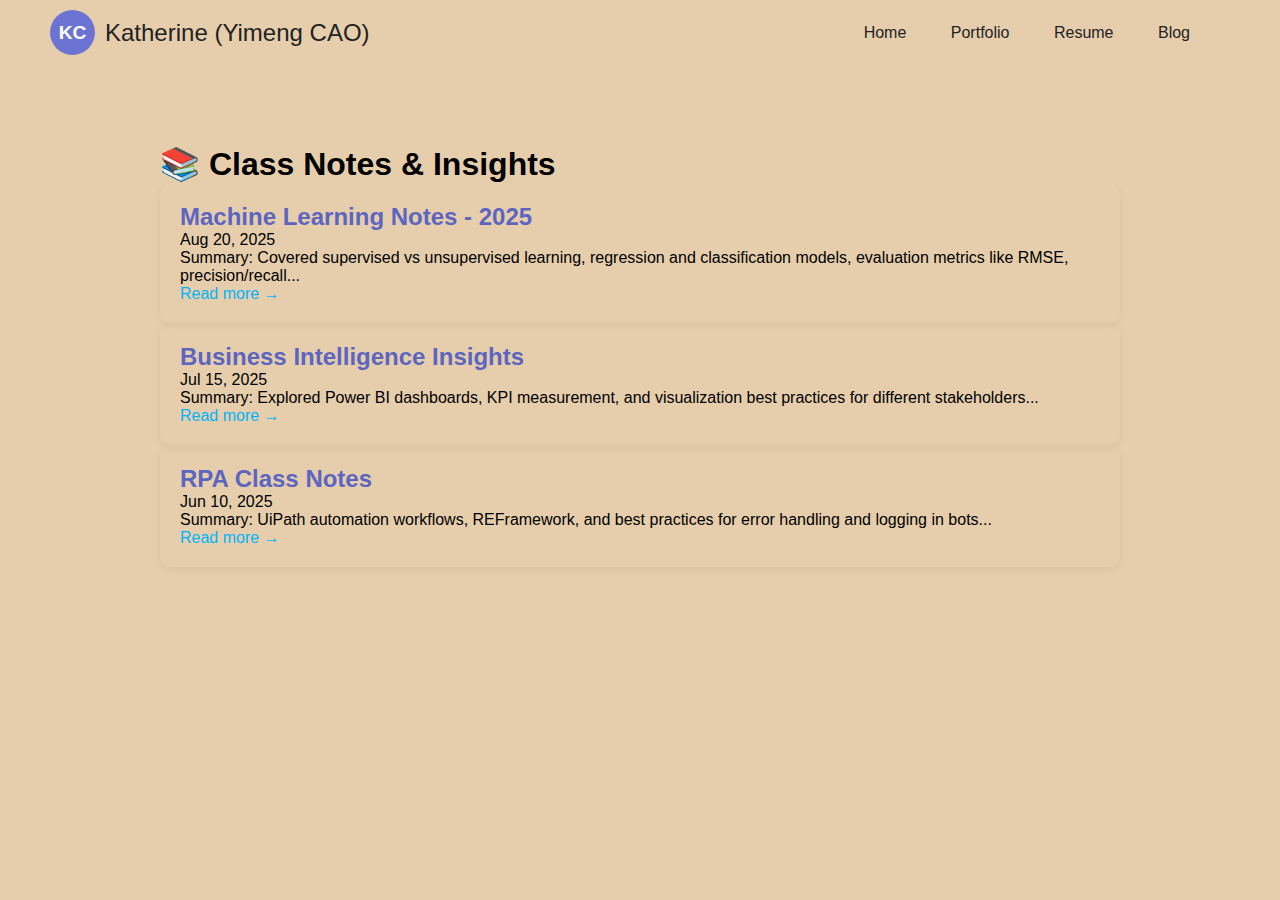
<file: blog.html>
<!DOCTYPE html>
<html lang="en">
<head>
  <meta charset="UTF-8">
  <meta name="viewport" content="width=device-width, initial-scale=1.0">
  <title>Katherine CAO - Blog</title>
  <link rel="stylesheet" href="style.css">
  <link rel="stylesheet" href="https://cdnjs.cloudflare.com/ajax/libs/font-awesome/6.2.1/css/all.min.css">
</head>
<body>
  <header>
    <div class="logo">
      <div class="logo-circle">KC</div>
      <div class="logo-text">Katherine (Yimeng CAO)</div>
    </div>
    <nav>
      <ul class="navlinks">
        <li><a href="index.html">Home</a></li>
        <li><a href="portfolio.html">Portfolio</a></li>
        <li><a href="resume.html">Resume</a></li>
        <li><a href="blog.html" class="active">Blog</a></li>
      </ul>
    </nav>
  </header>

  <main class="blog-container">
    <h1>📚 Class Notes & Insights</h1>

    <section class="blog-section">
      <article class="blog-post">
        <h2>Machine Learning Notes - 2025</h2>
        <p class="blog-date">Aug 20, 2025</p>
        <p>Summary: Covered supervised vs unsupervised learning, regression and classification models, evaluation metrics like RMSE, precision/recall...</p>
        <a href="notes/ml_notes.html" class="read-more">Read more →</a>
      </article>

      <article class="blog-post">
        <h2>Business Intelligence Insights</h2>
        <p class="blog-date">Jul 15, 2025</p>
        <p>Summary: Explored Power BI dashboards, KPI measurement, and visualization best practices for different stakeholders...</p>
        <a href="notes/bi_notes.html" class="read-more">Read more →</a>
      </article>

      <article class="blog-post">
        <h2>RPA Class Notes</h2>
        <p class="blog-date">Jun 10, 2025</p>
        <p>Summary: UiPath automation workflows, REFramework, and best practices for error handling and logging in bots...</p>
        <a href="notes/rpa_notes.html" class="read-more">Read more →</a>
      </article>
    </section>
  </main>
</body>
</html>
</file>
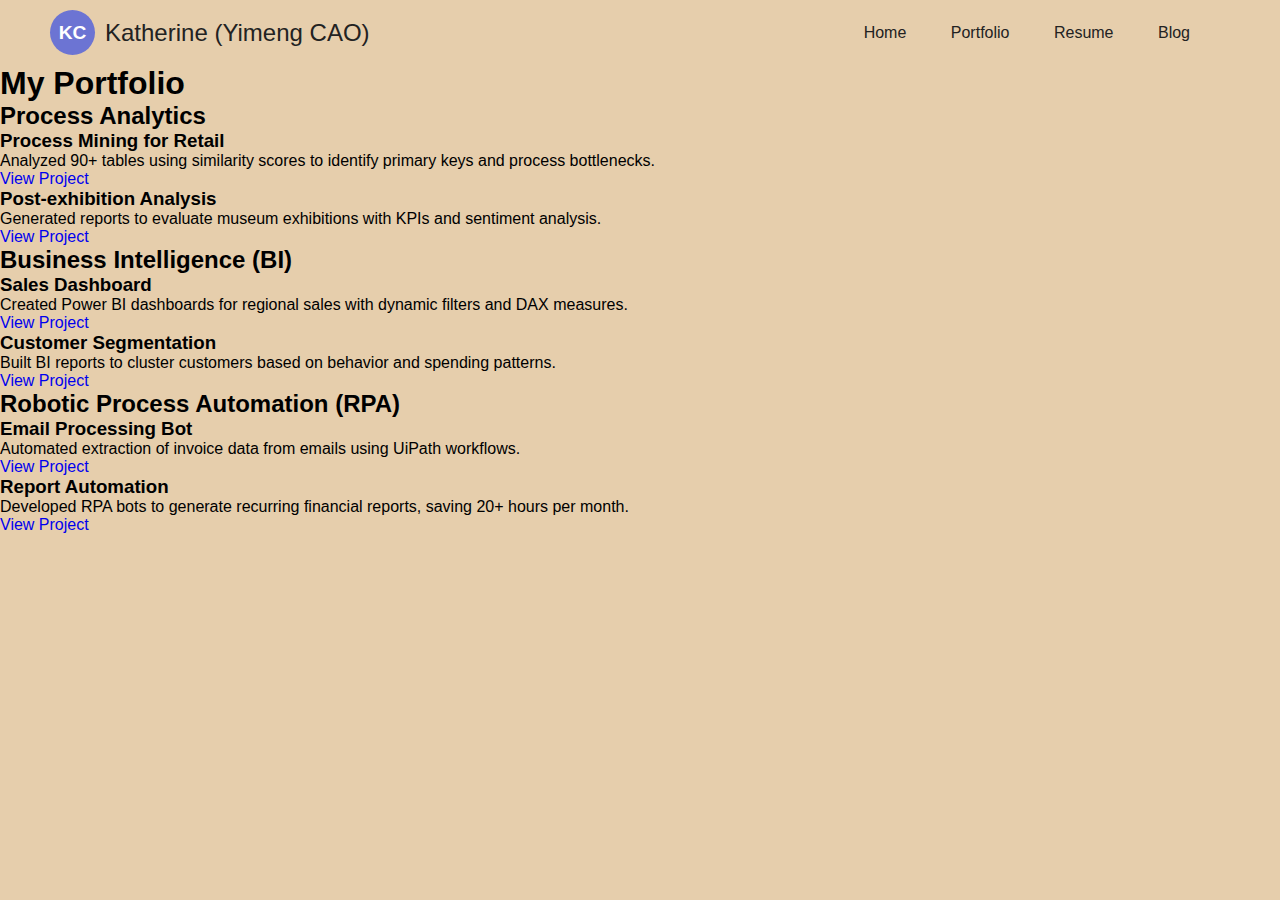
<file: portfolio.html>
<!DOCTYPE html>
<html lang="en">
<head>
  <meta charset="UTF-8">
  <meta name="viewport" content="width=device-width, initial-scale=1.0">
  <title>Katherine's Portfolio</title>
  <link rel="stylesheet" href="style.css">
</head>
<body>
  <header>
    <div class="logo">
      <div class="logo-circle">KC</div>
      <div class="logo-text">Katherine (Yimeng CAO)</div>
    </div>
    <nav>
      <ul class="navlinks">
        <li><a href="index.html">Home</a></li>
        <li><a href="portfolio.html" class="active">Portfolio</a></li>
        <li><a href="resume.html">Resume</a></li>
        <li><a href="blog.html">Blog</a></li>
      </ul>
    </nav>
  </header>

  <main class="portfolio">
    <h1>My Portfolio</h1>

    <!-- Process Analytics -->
    <section class="portfolio-section">
      <h2>Process Analytics</h2>
      <div class="projects-grid">
        <div class="project-card">
          <h3>Process Mining for Retail</h3>
          <p>Analyzed 90+ tables using similarity scores to identify primary keys and process bottlenecks.</p>
          <a href="#">View Project</a>
        </div>
        <div class="project-card">
          <h3>Post-exhibition Analysis</h3>
          <p>Generated reports to evaluate museum exhibitions with KPIs and sentiment analysis.</p>
          <a href="#">View Project</a>
        </div>
      </div>
    </section>

    <!-- BI -->
    <section class="portfolio-section">
      <h2>Business Intelligence (BI)</h2>
      <div class="projects-grid">
        <div class="project-card">
          <h3>Sales Dashboard</h3>
          <p>Created Power BI dashboards for regional sales with dynamic filters and DAX measures.</p>
          <a href="#">View Project</a>
        </div>
        <div class="project-card">
          <h3>Customer Segmentation</h3>
          <p>Built BI reports to cluster customers based on behavior and spending patterns.</p>
          <a href="#">View Project</a>
        </div>
      </div>
    </section>

    <!-- RPA -->
    <section class="portfolio-section">
      <h2>Robotic Process Automation (RPA)</h2>
      <div class="projects-grid">
        <div class="project-card">
          <h3>Email Processing Bot</h3>
          <p>Automated extraction of invoice data from emails using UiPath workflows.</p>
          <a href="#">View Project</a>
        </div>
        <div class="project-card">
          <h3>Report Automation</h3>
          <p>Developed RPA bots to generate recurring financial reports, saving 20+ hours per month.</p>
          <a href="#">View Project</a>
        </div>
      </div>
    </section>
  </main>
</body>
</html>
</file>
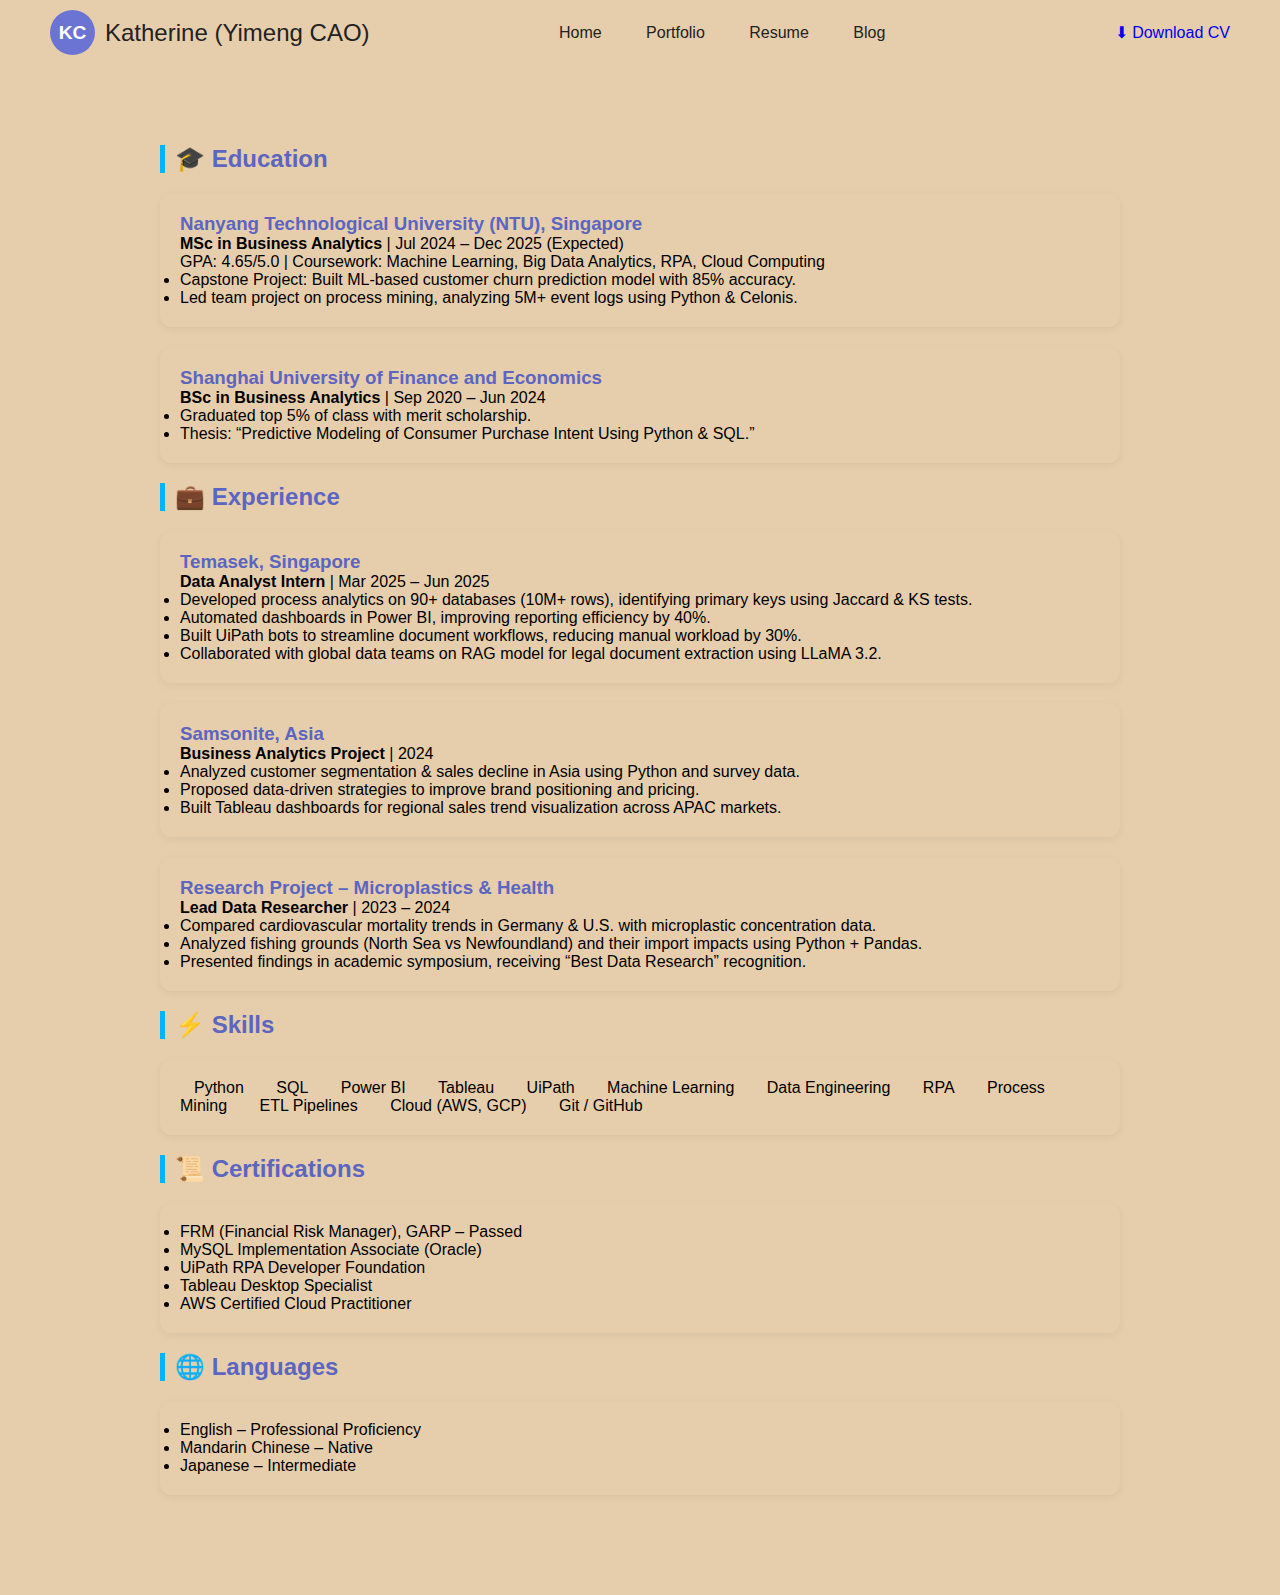
<file: resume.html>
<!DOCTYPE html>
<html lang="en">
<head>
  <meta charset="UTF-8">
  <meta name="viewport" content="width=device-width, initial-scale=1.0">
  <title>Resume / CV - Katherine CAO</title>
  <link rel="stylesheet" href="style.css">
</head>
<body>
  <header>
     <div class="logo">
       <div class="logo-circle">KC</div>
       <div class="logo-text">Katherine (Yimeng CAO)</div>
     </div>
     <nav>
       <ul class="navlinks">
          <li><a href="index.html">Home</a></li>
          <li><a href="portfolio.html">Portfolio</a></li>
          <li><a href="resume.html" class="active">Resume</a></li>
          <li><a href="blog.html">Blog</a></li>
       </ul>
     </nav>
     <!-- Download Button -->
     <div class="download-btn">
       <a href="Katherine_Cao_CV.pdf" download>⬇ Download CV</a>
     </div>
  </header>

  <main class="resume-container">

    <!-- Education -->
    <section class="resume-section">
      <h2>🎓 Education</h2>
      <div class="resume-card">
        <h3>Nanyang Technological University (NTU), Singapore</h3>
        <p><strong>MSc in Business Analytics</strong> | Jul 2024 – Dec 2025 (Expected)</p>
        <p>GPA: 4.65/5.0 | Coursework: Machine Learning, Big Data Analytics, RPA, Cloud Computing</p>
        <ul>
          <li>Capstone Project: Built ML-based customer churn prediction model with 85% accuracy.</li>
          <li>Led team project on process mining, analyzing 5M+ event logs using Python & Celonis.</li>
        </ul>
      </div>
      <div class="resume-card">
        <h3>Shanghai University of Finance and Economics</h3>
        <p><strong>BSc in Business Analytics</strong> | Sep 2020 – Jun 2024</p>
        <ul>
          <li>Graduated top 5% of class with merit scholarship.</li>
          <li>Thesis: “Predictive Modeling of Consumer Purchase Intent Using Python & SQL.”</li>
        </ul>
      </div>
    </section>

    <!-- Experience -->
    <section class="resume-section">
      <h2>💼 Experience</h2>
      <div class="resume-card">
        <h3>Temasek, Singapore</h3>
        <p><strong>Data Analyst Intern</strong> | Mar 2025 – Jun 2025</p>
        <ul>
          <li>Developed process analytics on 90+ databases (10M+ rows), identifying primary keys using Jaccard & KS tests.</li>
          <li>Automated dashboards in Power BI, improving reporting efficiency by 40%.</li>
          <li>Built UiPath bots to streamline document workflows, reducing manual workload by 30%.</li>
          <li>Collaborated with global data teams on RAG model for legal document extraction using LLaMA 3.2.</li>
        </ul>
      </div>
      <div class="resume-card">
        <h3>Samsonite, Asia</h3>
        <p><strong>Business Analytics Project</strong> | 2024</p>
        <ul>
          <li>Analyzed customer segmentation & sales decline in Asia using Python and survey data.</li>
          <li>Proposed data-driven strategies to improve brand positioning and pricing.</li>
          <li>Built Tableau dashboards for regional sales trend visualization across APAC markets.</li>
        </ul>
      </div>
      <div class="resume-card">
        <h3>Research Project – Microplastics & Health</h3>
        <p><strong>Lead Data Researcher</strong> | 2023 – 2024</p>
        <ul>
          <li>Compared cardiovascular mortality trends in Germany & U.S. with microplastic concentration data.</li>
          <li>Analyzed fishing grounds (North Sea vs Newfoundland) and their import impacts using Python + Pandas.</li>
          <li>Presented findings in academic symposium, receiving “Best Data Research” recognition.</li>
        </ul>
      </div>
    </section>

    <!-- Skills -->
    <section class="resume-section">
      <h2>⚡ Skills</h2>
      <div class="resume-card skills-card">
        <span>Python</span>
        <span>SQL</span>
        <span>Power BI</span>
        <span>Tableau</span>
        <span>UiPath</span>
        <span>Machine Learning</span>
        <span>Data Engineering</span>
        <span>RPA</span>
        <span>Process Mining</span>
        <span>ETL Pipelines</span>
        <span>Cloud (AWS, GCP)</span>
        <span>Git / GitHub</span>
      </div>
    </section>

    <!-- Certifications -->
    <section class="resume-section">
      <h2>📜 Certifications</h2>
      <div class="resume-card">
        <ul>
          <li>FRM (Financial Risk Manager), GARP – Passed</li>
          <li>MySQL Implementation Associate (Oracle)</li>
          <li>UiPath RPA Developer Foundation</li>
          <li>Tableau Desktop Specialist</li>
          <li>AWS Certified Cloud Practitioner</li>
        </ul>
      </div>
    </section>

    <!-- Extra Section -->
    <section class="resume-section">
      <h2>🌐 Languages</h2>
      <div class="resume-card">
        <ul>
          <li>English – Professional Proficiency</li>
          <li>Mandarin Chinese – Native</li>
          <li>Japanese – Intermediate</li>
        </ul>
      </div>
    </section>

  </main>
</body>
</html>
</file>
<file: style.css>
/* Root Colors */
:root{
    --purple:#2F192E;
    --purple-light:#30192d;
    --dark-blue:#012677;
    --blue:#5c65c0;
    --skyblue:#00b4fc;
    --light-blue:#005bc5;
    --dark-pink:#f64c57;
    --dark-magenta:#e21b5a;
    --light-green:#61e2c2;
    --light-purple:#d9abff;
}

/* Reset */
*{
    box-sizing: border-box;
    padding:0;
    margin:0;
    text-decoration: none;
    font-family: poppins, sans-serif;
}

/* Main Background */
body{
    overflow-x: hidden;
    background-color: #E6CEAC; /* lightened page background */
}

/* Hero Section */
.hero-header{
    width:100%;
    height: 100%;
    min-height: 100vh;
    background: #E6CEAC; /* match body background */
}

/* Wrapper */
.wrapper{
    width: 90%;
    max-width: 1200px;
    margin:0 auto;
    padding: 0 20px;
}

/* Header / Navigation */
header{
    padding: 10px 50px;
    display: flex;
    justify-content: space-between;
    align-items:center;
    flex-wrap:wrap;
}

.logo{
    display:inline-flex;
    justify-content: center;
    align-items: center;
}

.logo-circle{
    height: 45px;
    width: 45px;
    background-color: #6c74d3; /* circle color unchanged */
    border-radius: 50%;
    color: #fff;
    font-weight: 700;
    font-size: 1.2rem;
    display: flex;
    justify-content: center;
    align-items: center;
    margin-right: 10px;
    text-align: center;
}

.logo .logo-text{
    font-size: 24px;
    font-weight: 500;
    color: #222;
}

/* Navigation links */
nav .togglebtn{
    width: 35px;
    height: 35px;
    position: absolute;
    top: 45px;
    right: 3%;
    z-index: 5;
    cursor: pointer;
    display: none;
}

nav .togglebtn span{
    display: block;
    background-color: #007ced;
    margin: 5px 0px;
    width:100%;
    height: 3px;
    transition: 0.3s;
    transition-property: transform, opacity;
}

nav .navlinks{
    list-style-type: none;
}

nav .navlinks li{
     display: inline-block;
}

nav .navlinks li a{
    color: #222;
    margin-right: 2.5rem;
}

/* Hero Text */
.container{
    display: flex;
    justify-content: center; 
    align-items: center;     
    padding-top: 4rem;
    text-align: center;
}

.hero-text{
    max-width: 700px;
    display: flex;
    flex-direction: column;
    align-items: center;
}

.hero-text h5{
    color: #222;
    font-size: 25px;
}

.hero-text h5 span{
    color: #007ced;
    font-size: 2rem; 
}

.hero-text h1{
    color: #007ced;
    font-size: 2rem;
}

.hero-text p{
    color: #222;
    line-height: 1.6;
}

/* Buttons */
.btn-group{
    margin: 45px 0;
}

.btn-group .btn{
    color: #222;
    background-color: #E6CEAC;
    padding: 12px 25px;
    margin: 5px 0px 5px 7px;
    border-radius: 30px;
    border: 2px solid #222;
    box-shadow: 0 10px 10px -8px rgba(0,0,0,0.78);
    transition: 0.3s;
}

.btn-group .btn:hover{
    background-color: #007ced;
}

.btn.active{
    border-color: #007ced;
}

/* Social icons */
.hero-text .social i{
    color: #005bc5;
    font-size: 25px;
    margin-right: 10px;
    transition: 0.5s;
}

.hero-text .social i:hover{
    color: #007ced;
    transform:rotate(360deg);
}

/* Portfolio Background remains same, only page bg changed */
.project-box {
  background: var(--purple-light); /* stays dark for contrast */
}

.portfolio-container {
    max-width: 1200px;
    margin: 60px auto;
    padding: 20px;
}

.portfolio-container h1{
    color: var(--blue);
    text-align: center;
    margin-bottom: 40px;
}

.portfolio-grid {
    display: grid;
    grid-template-columns: repeat(auto-fit, minmax(300px, 1fr));
    gap: 20px;
}

.project-box {
    background: var(--primary-light);
    padding: 20px;
    border-radius: 12px;
    box-shadow: 0 3px 8px rgba(0,0,0,0.05);
    transition: transform 0.2s ease, box-shadow 0.2s ease;
}

.project-box:hover {
    transform: translateY(-5px);
    box-shadow: 0 8px 15px rgba(0,0,0,0.08);
}

.project-box h3{
    color: var(--blue);
}

.project-box p{
    color: var(--text-dark);
}

.project-box a{
    color: var(--skyblue);
}

.project-box a:hover{
    color: var(--blue);
    text-decoration: underline;
}


/* Resume Background remains same */
.resume-card {
  background: #fff; /* keep contrast */
}
.resume-container{
    max-width: 1000px;
    margin: 60px auto;
    padding: 20px;
    color: var(--text-dark);
}

.resume-section h2{
    color: var(--blue);
    border-left: 5px solid var(--skyblue);
    padding-left: 10px;
    margin-bottom: 20px;
}

.resume-card{
    background: var(--primary-light);
    padding: 20px;
    margin-bottom: 20px;
    border-radius: 12px;
    box-shadow: 0 3px 8px rgba(0,0,0,0.05);
    transition: transform 0.2s ease, box-shadow 0.2s ease;
}

.resume-card:hover {
    transform: translateY(-3px);
    box-shadow: 0 6px 12px rgba(0,0,0,0.08);
}

.resume-card h3{
    color: var(--blue);
}

.resume-card p, .resume-card ul li{
    color: var(--text-dark);
}

.skills-card span{
    background: var(--primary-dark);
    color: var(--text-light);
    padding: 8px 14px;
    border-radius: 20px;
}


/* Blog Background remains same */
.blog-post {
  background: #fff; /* keep contrast */
}

.blog-container{
    max-width: 1000px;
    margin: 60px auto;
    padding: 20px;
}

.blog-post{
    background: var(--primary-light);
    color: var(--text-dark);
    padding: 20px;
    border-radius: 12px;
    box-shadow: 0 3px 8px rgba(0,0,0,0.05);
}

.blog-post h2{
    color: var(--blue);
}

.read-more{
    color: var(--skyblue);
}

.read-more:hover{
    color: var(--blue);
}

/* Override any old hero/header background */
.hero-header, .wrapper {
    background-color: var(--primary-bg) !important;
}
</file>
